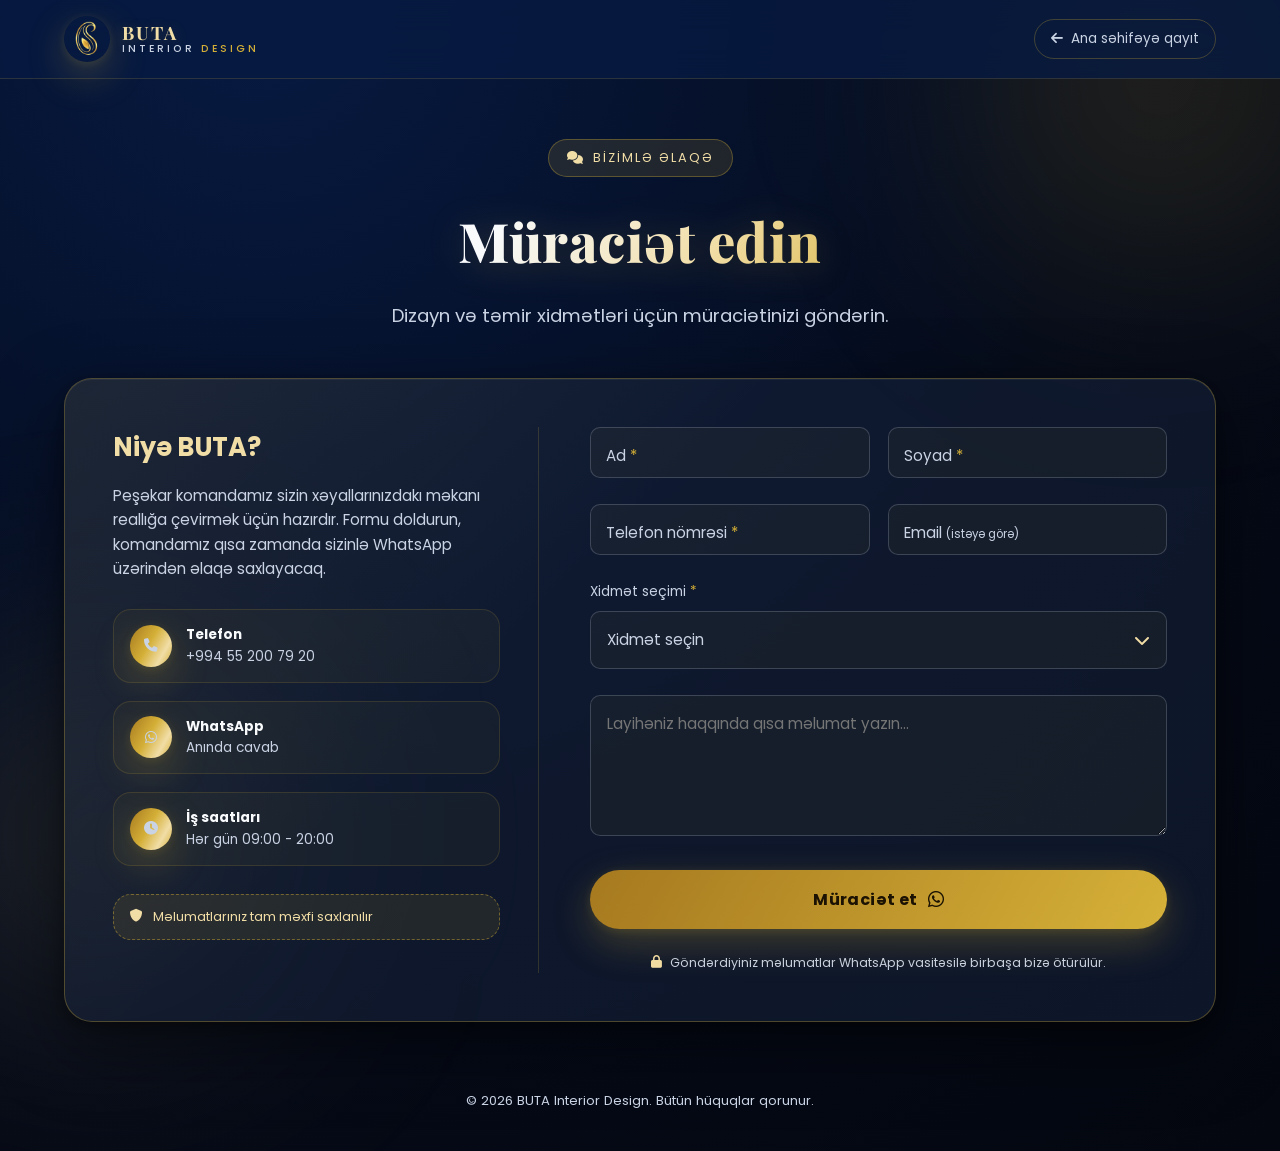
<file: elaqe-saxlayin.html>
<!DOCTYPE html>
<html lang="az">

<head>
    <meta charset="UTF-8">
    <meta name="viewport" content="width=device-width, initial-scale=1.0">
    <meta name="description" content="BUTA Interior Design - Dizayn və təmir xidmətləri üçün müraciət formu">
    <meta name="tutor" content="BUTA INTERIOR DESIGN">
    <title>Müraciət edin | BUTA Interior Design</title>

    <link rel="preconnect" href="https://fonts.googleapis.com">
    <link rel="preconnect" href="https://fonts.gstatic.com" crossorigin>
    <link href="https://fonts.googleapis.com/css2?family=Poppins:wght@300;400;500;600;700;800&display=swap"
        rel="stylesheet">


    <link rel="stylesheet" href="https://cdnjs.cloudflare.com/ajax/libs/font-awesome/6.5.1/css/all.min.css"
        integrity="sha512-DTOQO9RWCH3ppGqcWaEA1BIZOC6xxalwEsw9c2QQeAIftl+Vegovlnee1c9QX4TctnWMn13TZye+giMm8e2LwA=="
        crossorigin="anonymous" referrerpolicy="no-referrer" />

    <link rel="icon" type="image/png" href="photo/logo.png">
    <link rel="stylesheet" href="css/elaqe-saxlayin.css">
</head>

<body>


    <header class="site-header">
        <div class="header-inner">
            <a href="index.html" class="brand" aria-label="BUTA Interior Design - Ana səhifə">
                <img src="photo/logo1.png" alt="BUTA Interior Design logo" class="brand-logo">
                <span class="brand-text">
                    <strong>BUTA</strong>
                    <small>INTERIOR <em>DESIGN</em></small>
                </span>
            </a>
            <a href="index.html" class="back-link">
                <i class="fa-solid fa-arrow-left" aria-hidden="true"></i>
                <span>Ana səhifəyə qayıt</span>
            </a>
        </div>
    </header>


    <main>
        <div class="bg-glow bg-glow-1" aria-hidden="true"></div>
        <div class="bg-glow bg-glow-2" aria-hidden="true"></div>

        <section class="contact-hero">
            <span class="eyebrow"><i class="fa-solid fa-comments" aria-hidden="true"></i> Bizimlə əlaqə</span>
            <h1>Müraciət edin</h1>
            <p class="subtitle">Dizayn və təmir xidmətləri üçün müraciətinizi göndərin.</p>
        </section>

        <section class="contact-section" aria-labelledby="form-heading">
            <div class="contact-card glass">

                <div class="contact-card-grid">


                    <aside class="info-panel">
                        <h2 id="form-heading">Niyə BUTA?</h2>
                        <p>Peşəkar komandamız sizin xəyallarınızdakı məkanı reallığa çevirmək üçün hazırdır. Formu
                            doldurun, komandamız qısa zamanda sizinlə WhatsApp üzərindən əlaqə saxlayacaq.</p>

                        <ul class="info-list">
                            <li>
                                <span class="info-icon"><i class="fa-solid fa-phone" aria-hidden="true"></i></span>
                                <div>
                                    <strong>Telefon</strong>
                                    <span>+994 55 200 79 20</span>
                                </div>
                            </li>
                            <li>
                                <span class="info-icon"><i class="fa-brands fa-whatsapp" aria-hidden="true"></i></span>
                                <div>
                                    <strong>WhatsApp</strong>
                                    <span>Anında cavab</span>
                                </div>
                            </li>
                            <li>
                                <span class="info-icon"><i class="fa-solid fa-clock" aria-hidden="true"></i></span>
                                <div>
                                    <strong>İş saatları</strong>
                                    <span>Hər gün 09:00 - 20:00</span>
                                </div>
                            </li>
                        </ul>

                        <div class="info-badge">
                            <i class="fa-solid fa-shield" aria-hidden="true"></i>
                            <span>Məlumatlarınız tam məxfi saxlanılır</span>
                        </div>
                    </aside>


                    <div class="form-panel">
                        <form id="contactForm" class="contact-form" novalidate autocomplete="off">

                            <div class="form-row">
                                <div class="field floating-field">
                                    <input type="text" id="firstName" name="firstName" placeholder=" "
                                        autocomplete="given-name" aria-describedby="firstName-error" required>
                                    <label for="firstName">Ad <span class="req">*</span></label>
                                    <span class="field-line"></span>
                                    <p class="error-msg" id="firstName-error" role="alert"><i
                                            class="fa-solid fa-circle-exclamation" aria-hidden="true"></i> <span></span>
                                    </p>
                                </div>

                                <div class="field floating-field">
                                    <input type="text" id="lastName" name="lastName" placeholder=" "
                                        autocomplete="family-name" aria-describedby="lastName-error" required>
                                    <label for="lastName">Soyad <span class="req">*</span></label>
                                    <span class="field-line"></span>
                                    <p class="error-msg" id="lastName-error" role="alert"><i
                                            class="fa-solid fa-circle-exclamation" aria-hidden="true"></i> <span></span>
                                    </p>
                                </div>
                            </div>

                            <div class="form-row">
                                <div class="field floating-field">
                                    <input type="tel" id="phone" name="phone" placeholder=" " inputmode="numeric"
                                        autocomplete="tel" aria-describedby="phone-error" required>
                                    <label for="phone">Telefon nömrəsi <span class="req">*</span></label>
                                    <span class="field-line"></span>
                                    <p class="error-msg" id="phone-error" role="alert"><i
                                            class="fa-solid fa-circle-exclamation" aria-hidden="true"></i> <span></span>
                                    </p>
                                </div>

                                <div class="field floating-field">
                                    <input type="email" id="email" name="email" placeholder=" " autocomplete="email"
                                        aria-describedby="email-error">
                                    <label for="email">Email <span class="optional">(istəyə görə)</span></label>
                                    <span class="field-line"></span>
                                    <p class="error-msg" id="email-error" role="alert"><i
                                            class="fa-solid fa-circle-exclamation" aria-hidden="true"></i> <span></span>
                                    </p>
                                </div>
                            </div>


                            <div class="field">
                                <label class="static-label" id="service-label">Xidmət seçimi <span
                                        class="req">*</span></label>

                                <div class="custom-select" id="customSelect" tabindex="0" role="combobox"
                                    aria-haspopup="listbox" aria-expanded="false" aria-labelledby="service-label"
                                    aria-describedby="service-error">
                                    <input type="hidden" id="service" name="service" required>

                                    <div class="select-trigger">
                                        <span class="select-value" id="selectValue">Xidmət seçin</span>
                                        <i class="fa-solid fa-chevron-down select-arrow" aria-hidden="true"></i>
                                    </div>

                                    <ul class="select-options" role="listbox" id="selectOptions">
                                        <li role="option" data-value="Dizayn" tabindex="-1">
                                            <i class="fa-solid fa-pen-ruler" aria-hidden="true"></i> Dizayn
                                        </li>
                                        <li role="option" data-value="Təmir" tabindex="-1">
                                            <i class="fa-solid fa-trowel" aria-hidden="true"></i> Təmir
                                        </li>
                                        <li role="option" data-value="Dizayn + Təmir" tabindex="-1">
                                            <i class="fa-solid fa-house-chimney" aria-hidden="true"></i> Dizayn + Təmir
                                        </li>
                                    </ul>
                                </div>
                                <p class="error-msg" id="service-error" role="alert"><i
                                        class="fa-solid fa-circle-exclamation" aria-hidden="true"></i> <span></span></p>
                            </div>

                            <div class="field floating-field">
                                <textarea id="message" name="message"
                                    placeholder="Layihəniz haqqında qısa məlumat yazın..." rows="5"></textarea>
                                <span class="field-line"></span>
                            </div>

                            <button type="submit" class="submit-btn" id="submitBtn">
                                <span class="btn-text">Müraciət et</span>
                                <i class="fa-brands fa-whatsapp btn-icon" aria-hidden="true"></i>
                                <span class="btn-shine" aria-hidden="true"></span>
                            </button>

                            <p class="form-note"><i class="fa-solid fa-lock" aria-hidden="true"></i> Göndərdiyiniz
                                məlumatlar WhatsApp vasitəsilə birbaşa bizə ötürülür.</p>
                        </form>
                    </div>
                </div>
            </div>
        </section>
    </main>


    <div class="success-overlay" id="successOverlay" role="status" aria-live="polite">
        <div class="success-card glass">
            <div class="success-check">
                <svg viewBox="0 0 52 52" class="checkmark">
                    <circle class="checkmark-circle" cx="26" cy="26" r="24" fill="none" />
                    <path class="checkmark-check" fill="none" d="M14.1 27.2l7.1 7.2 16.7-16.8" />
                </svg>
            </div>
            <h3>Müraciətiniz hazırlanır!</h3>
            <p>Bir anlıq gözləyin, WhatsApp-a yönləndirilirsiniz...</p>
        </div>
    </div>

    <footer class="site-footer">
        <p>&copy; <span id="year"></span> BUTA Interior Design. Bütün hüquqlar qorunur.</p>
    </footer>

    <script src="js/elaqe-saxlayin.js"></script>
</body>

</html>
</file>
<file: css/elaqe-saxlayin.css>
@import url('https://fonts.googleapis.com/css2?family=Playfair+Display:wght@600;700;800&family=Poppins:wght@300;400;500;600;700;800&display=swap');

:root {
    --bg: #050B1A;
    --bg-secondary: #071A42;
    --card: #17233D;
    --gold: #D4AF37;
    --gold-light: #F1DDA6;
    --gold-deep: #A6791F;
    --text: #F8FAFC;
    --text-secondary: #C9D3E4;
    --glass-bg: rgba(23, 35, 61, 0.55);
    --glass-border: rgba(212, 175, 55, 0.32);
    --glass-blur: 24px;
    --radius-sm: 10px;
    --radius-md: 18px;
    --radius-lg: 28px;
    --shadow-soft: 0 24px 70px rgba(0, 0, 0, 0.5), 0 4px 16px rgba(0, 0, 0, 0.32), inset 0 1px 0 rgba(255, 255, 255, 0.06);
    --shadow-gold: 0 14px 38px rgba(212, 175, 55, 0.26), 0 2px 10px rgba(212, 175, 55, 0.14);
    --shadow-gold-strong: 0 20px 54px rgba(212, 175, 55, 0.38), 0 4px 18px rgba(212, 175, 55, 0.26);
    --transition-fast: 0.28s cubic-bezier(0.4, 0, 0.2, 1);
    --transition-med: 0.5s cubic-bezier(0.16, 1, 0.3, 1);
    --gradient-gold: linear-gradient(120deg, var(--gold-deep) 0%, var(--gold) 45%, var(--gold-light) 75%, var(--gold) 100%);
    --font-main: 'Poppins', 'Segoe UI', sans-serif;
    --font-display: 'Playfair Display', 'Poppins', serif;
}

* {
    margin: 0;
    padding: 0;
    box-sizing: border-box;
}

html {
    scroll-behavior: smooth;
}

body {
    font-family: var(--font-main);
    background: radial-gradient(circle at 20% 0%, var(--bg-secondary) 0%, var(--bg) 55%, #04070F 100%);
    color: var(--text);
    min-height: 100vh;
    overflow-x: hidden;
    line-height: 1.6;
    position: relative;
}

img {
    max-width: 100%;
    display: block;
}

a {
    text-decoration: none;
    color: inherit;
}

ul {
    list-style: none;
}

button {
    font-family: inherit;
}

::selection {
    background: var(--gold);
    color: var(--bg);
}

::-webkit-scrollbar {
    width: 10px;
}

::-webkit-scrollbar-track {
    background: var(--bg-secondary);
}

::-webkit-scrollbar-thumb {
    background: linear-gradient(var(--gold), var(--gold-light));
    border-radius: 10px;
}

.glass {
    background: var(--glass-bg);
    backdrop-filter: blur(var(--glass-blur));
    -webkit-backdrop-filter: blur(var(--glass-blur));
    border: 1px solid var(--glass-border);
    box-shadow: var(--shadow-soft);
}

.bg-glow {
    position: fixed;
    border-radius: 50%;
    filter: blur(120px);
    z-index: 0;
    pointer-events: none;
}

.bg-glow-1 {
    width: 480px;
    height: 480px;
    top: -160px;
    right: -120px;
    background: radial-gradient(circle, rgba(212, 175, 55, 0.28), transparent 70%);
}

.bg-glow-2 {
    width: 520px;
    height: 520px;
    bottom: -200px;
    left: -160px;
    background: radial-gradient(circle, rgba(241, 221, 166, 0.2), transparent 70%);
}

.site-header {
    position: sticky;
    top: 0;
    z-index: 50;
    background: rgba(7, 26, 66, 0.78);
    backdrop-filter: blur(16px);
    -webkit-backdrop-filter: blur(16px);
    border-bottom: 1px solid rgba(212, 175, 55, 0.18);
}

.header-inner {
    max-width: 1200px;
    margin: 0 auto;
    padding: 16px 24px;
    display: flex;
    align-items: center;
    justify-content: space-between;
    gap: 16px;
}

.brand {
    display: flex;
    align-items: center;
    gap: 12px;
    transition: transform var(--transition-fast);
}

.brand:hover {
    transform: translateY(-1px);
}

.brand-logo {
    width: 46px;
    height: 46px;
    object-fit: contain;
    border-radius: 50%;
    box-shadow: var(--shadow-gold);
}

.brand-text {
    display: flex;
    flex-direction: column;
    line-height: 1.1;
}

.brand-text strong {
    font-family: var(--font-display);
    font-size: 1.15rem;
    letter-spacing: 2px;
    color: var(--gold-light);
    font-weight: 700;
    text-shadow: 0 2px 14px rgba(212, 175, 55, 0.25);
}

.brand-text small {
    font-size: 0.65rem;
    letter-spacing: 3px;
    color: var(--text-secondary);
    font-weight: 500;
}

.brand-text small em {
    color: var(--gold);
    font-style: normal;
}

.back-link {
    display: flex;
    align-items: center;
    gap: 8px;
    font-size: 0.85rem;
    color: var(--text-secondary);
    padding: 8px 16px;
    border: 1px solid rgba(212, 175, 55, 0.28);
    border-radius: 999px;
    transition: all var(--transition-fast);
    white-space: nowrap;
}

.back-link:hover {
    color: var(--bg);
    background: var(--gradient-gold);
    border-color: var(--gold);
    box-shadow: var(--shadow-gold);
    transform: translateY(-2px);
}

main {
    position: relative;
    z-index: 1;
    max-width: 1200px;
    margin: 0 auto;
    padding: 60px 24px 40px;
}

.contact-hero {
    text-align: center;
    max-width: 720px;
    margin: 0 auto 48px;
    animation: fadeSlideUp 0.8s ease both;
}

.eyebrow {
    display: inline-flex;
    align-items: center;
    gap: 8px;
    font-size: 0.8rem;
    letter-spacing: 2px;
    text-transform: uppercase;
    color: var(--gold-light);
    background: rgba(212, 175, 55, 0.13);
    border: 1px solid rgba(212, 175, 55, 0.34);
    padding: 8px 18px;
    border-radius: 999px;
    margin-bottom: 20px;
}

.contact-hero h1 {
    font-family: var(--font-display);
    font-size: clamp(2.2rem, 5vw, 3.4rem);
    font-weight: 800;
    background: linear-gradient(120deg, var(--text) 30%, var(--gold-light) 60%, var(--gold) 90%);
    -webkit-background-clip: text;
    background-clip: text;
    color: transparent;
    margin-bottom: 16px;
    letter-spacing: 0.5px;
    filter: drop-shadow(0 4px 18px rgba(212, 175, 55, 0.22));
}

.contact-hero .subtitle {
    font-size: clamp(1rem, 2vw, 1.15rem);
    color: var(--text-secondary);
    max-width: 560px;
    margin: 0 auto;
}

.contact-section {
    animation: fadeSlideUp 0.9s ease 0.1s both;
}

.contact-card {
    border-radius: var(--radius-lg);
    padding: clamp(24px, 4vw, 48px);
    position: relative;
    overflow: hidden;
}

.contact-card::before {
    content: '';
    position: absolute;
    inset: 0;
    background: linear-gradient(135deg, rgba(212, 175, 55, 0.08), transparent 40%);
    pointer-events: none;
}

.contact-card-grid {
    display: grid;
    grid-template-columns: 0.85fr 1.15fr;
    gap: clamp(24px, 4vw, 56px);
    position: relative;
    z-index: 1;
}

.info-panel {
    border-right: 1px solid rgba(212, 175, 55, 0.18);
    padding-right: clamp(16px, 3vw, 40px);
}

.info-panel h2 {
    font-size: 1.6rem;
    font-weight: 700;
    color: var(--gold-light);
    margin-bottom: 16px;
}

.info-panel>p {
    color: var(--text-secondary);
    font-size: 0.95rem;
    margin-bottom: 28px;
}

.info-list {
    display: flex;
    flex-direction: column;
    gap: 18px;
    margin-bottom: 28px;
}

.info-list li {
    display: flex;
    align-items: center;
    gap: 14px;
    padding: 14px 16px;
    border-radius: var(--radius-md);
    background: rgba(212, 175, 55, 0.045);
    border: 1px solid rgba(212, 175, 55, 0.15);
    transition: all var(--transition-fast);
}

.info-list li:hover {
    transform: translateX(6px);
    border-color: rgba(212, 175, 55, 0.45);
    background: rgba(212, 175, 55, 0.08);
}

.info-icon {
    width: 42px;
    height: 42px;
    flex-shrink: 0;
    display: flex;
    align-items: center;
    justify-content: center;
    border-radius: 50%;
    background: var(--gradient-gold);
    color: var(--bg);
    font-size: 1.05rem;
    box-shadow: var(--shadow-gold);
    transition: transform var(--transition-fast), box-shadow var(--transition-fast);
}

.info-list li:hover .info-icon {
    transform: scale(1.08) rotate(-6deg);
    box-shadow: var(--shadow-gold-strong);
}

.info-list div {
    display: flex;
    flex-direction: column;
}

.info-list strong {
    font-size: 0.85rem;
    color: var(--text);
}

.info-list span {
    font-size: 0.85rem;
    color: var(--text-secondary);
}

.info-badge {
    display: flex;
    align-items: center;
    gap: 10px;
    font-size: 0.8rem;
    color: var(--gold-light);
    background: rgba(212, 175, 55, 0.10);
    border: 1px dashed rgba(212, 175, 55, 0.45);
    padding: 12px 16px;
    border-radius: var(--radius-md);
}

.form-panel {
    min-width: 0;
}

.contact-form {
    display: flex;
    flex-direction: column;
    gap: 20px;
}

.form-row {
    display: grid;
    grid-template-columns: 1fr 1fr;
    gap: 18px;
}

.field {
    position: relative;
}

.floating-field input,
.floating-field textarea {
    width: 100%;
    background: rgba(212, 175, 55, 0.045);
    border: 1.5px solid rgba(201, 211, 228, 0.22);
    border-radius: var(--radius-sm);
    padding: 18px 16px 8px;
    color: var(--text);
    font-size: 0.95rem;
    font-family: inherit;
    outline: none;
    transition: border-color var(--transition-fast), box-shadow var(--transition-fast), background var(--transition-fast);
}

.floating-field textarea {
    padding-top: 16px;
    resize: vertical;
    min-height: 130px;
}

.floating-field label {
    position: absolute;
    left: 16px;
    top: 17px;
    font-size: 0.95rem;
    color: var(--text-secondary);
    pointer-events: none;
    transform-origin: left top;
    transition: transform var(--transition-fast), color var(--transition-fast), top var(--transition-fast);
}

.floating-field textarea+.field-line+label,
.floating-field textarea~label {
    display: none;
}

.floating-field input:focus,
.floating-field textarea:focus {
    border-color: var(--gold);
    background: rgba(212, 175, 55, 0.07);
    box-shadow: 0 0 0 4px rgba(212, 175, 55, 0.15);
}

.floating-field input:focus+label,
.floating-field input:not(:placeholder-shown)+label {
    top: -10px;
    left: 12px;
    font-size: 0.72rem;
    padding: 0 6px;
    color: var(--gold-light);
    background: var(--card);
    border-radius: 6px;
}

.field-line {
    display: none;
}

.req {
    color: var(--gold);
}

.optional {
    font-size: 0.72rem;
    color: var(--text-secondary);
    font-weight: 400;
}

.field.invalid input,
.field.invalid textarea,
.custom-select.invalid .select-trigger {
    border-color: #FB7185 !important;
    box-shadow: 0 0 0 4px rgba(251, 113, 133, 0.14) !important;
    animation: shake 0.4s ease;
}

.error-msg {
    display: flex;
    align-items: center;
    gap: 6px;
    font-size: 0.78rem;
    color: #FB7185;
    margin-top: 6px;
    max-height: 0;
    overflow: hidden;
    opacity: 0;
    transition: all var(--transition-fast);
}

.field.invalid .error-msg,
.custom-select.invalid+.error-msg {
    max-height: 40px;
    opacity: 1;
    margin-top: 8px;
}

.static-label {
    display: block;
    font-size: 0.85rem;
    color: var(--text-secondary);
    margin-bottom: 8px;
}

.custom-select {
    position: relative;
    user-select: none;
    cursor: pointer;
    outline: none;
}

.select-trigger {
    display: flex;
    align-items: center;
    justify-content: space-between;
    background: rgba(212, 175, 55, 0.045);
    border: 1.5px solid rgba(201, 211, 228, 0.22);
    border-radius: var(--radius-sm);
    padding: 16px;
    transition: all var(--transition-fast);
}

.custom-select:focus .select-trigger,
.custom-select.open .select-trigger {
    border-color: var(--gold);
    box-shadow: 0 0 0 4px rgba(212, 175, 55, 0.15);
    background: rgba(212, 175, 55, 0.07);
}

.select-value {
    font-size: 0.95rem;
    color: var(--text-secondary);
}

.custom-select.has-value .select-value {
    color: var(--text);
}

.select-arrow {
    color: var(--gold-light);
    transition: transform var(--transition-fast);
}

.custom-select.open .select-arrow {
    transform: rotate(180deg);
}

.select-options {
    position: absolute;
    top: calc(100% + 10px);
    left: 0;
    right: 0;
    background: #131F3E;
    border: 1px solid rgba(212, 175, 55, 0.34);
    border-radius: var(--radius-sm);
    box-shadow: var(--shadow-soft);
    overflow: hidden;
    opacity: 0;
    visibility: hidden;
    transform: translateY(-8px);
    transition: all var(--transition-fast);
    z-index: 20;
}

.custom-select.open .select-options {
    opacity: 1;
    visibility: visible;
    transform: translateY(0);
}

.select-options li {
    display: flex;
    align-items: center;
    gap: 10px;
    padding: 13px 16px;
    font-size: 0.9rem;
    color: var(--text-secondary);
    transition: all var(--transition-fast);
    cursor: pointer;
}

.select-options li i {
    color: var(--gold-light);
    width: 16px;
    text-align: center;
}

.select-options li:hover,
.select-options li.active {
    background: rgba(212, 175, 55, 0.15);
    color: var(--text);
    padding-left: 22px;
}

.submit-btn {
    position: relative;
    overflow: hidden;
    display: flex;
    align-items: center;
    justify-content: center;
    gap: 10px;
    padding: 17px 28px;
    border: none;
    border-radius: 999px;
    background: var(--gradient-gold);
    background-size: 220% auto;
    background-position: left center;
    color: #1B1203;
    font-weight: 700;
    font-size: 1rem;
    letter-spacing: 0.4px;
    cursor: pointer;
    box-shadow: var(--shadow-gold);
    transition: transform var(--transition-fast), box-shadow var(--transition-fast), background-position var(--transition-med);
    margin-top: 6px;
}

.submit-btn .btn-icon {
    font-size: 1.15rem;
    transition: transform var(--transition-fast);
}

.submit-btn:hover {
    transform: translateY(-3px) scale(1.015);
    background-position: right center;
    box-shadow: var(--shadow-gold-strong);
}

.submit-btn:hover .btn-icon {
    transform: scale(1.15) rotate(8deg);
}

.submit-btn:active {
    transform: translateY(0) scale(0.98);
}

.btn-shine {
    position: absolute;
    top: 0;
    left: -60%;
    width: 40%;
    height: 100%;
    background: linear-gradient(120deg, transparent, rgba(248, 250, 252, 0.65), transparent);
    transform: skewX(-20deg);
    transition: left 0.6s ease;
}

.submit-btn:hover .btn-shine {
    left: 130%;
}

.submit-btn.loading {
    pointer-events: none;
    opacity: 0.85;
}

.form-note {
    display: flex;
    align-items: center;
    gap: 8px;
    font-size: 0.78rem;
    color: var(--text-secondary);
    justify-content: center;
    margin-top: 4px;
}

.form-note i {
    color: var(--gold-light);
}

.success-overlay {
    position: fixed;
    inset: 0;
    background: rgba(2, 6, 18, 0.8);
    backdrop-filter: blur(6px);
    -webkit-backdrop-filter: blur(6px);
    display: flex;
    align-items: center;
    justify-content: center;
    z-index: 200;
    opacity: 0;
    visibility: hidden;
    transition: all 0.35s ease;
}

.success-overlay.active {
    opacity: 1;
    visibility: visible;
}

.success-card {
    text-align: center;
    padding: 44px 40px;
    border-radius: var(--radius-lg);
    max-width: 360px;
    width: 90%;
    transform: scale(0.85);
    transition: transform 0.4s cubic-bezier(0.34, 1.56, 0.64, 1);
}

.success-overlay.active .success-card {
    transform: scale(1);
}

.success-check {
    width: 84px;
    height: 84px;
    margin: 0 auto 20px;
}

.checkmark {
    width: 100%;
    height: 100%;
}

.checkmark-circle {
    stroke: var(--gold);
    stroke-width: 3;
    stroke-dasharray: 166;
    stroke-dashoffset: 166;
    animation: circleDraw 0.6s ease forwards;
}

.checkmark-check {
    stroke: var(--gold-light);
    stroke-width: 4;
    stroke-linecap: round;
    stroke-linejoin: round;
    stroke-dasharray: 48;
    stroke-dashoffset: 48;
    animation: checkDraw 0.4s 0.5s ease forwards;
}

.success-card h3 {
    font-size: 1.25rem;
    margin-bottom: 8px;
    color: var(--text);
}

.success-card p {
    font-size: 0.9rem;
    color: var(--text-secondary);
}

.site-footer {
    text-align: center;
    padding: 28px 16px 40px;
    color: var(--text-secondary);
    font-size: 0.82rem;
    position: relative;
    z-index: 1;
}

@keyframes fadeSlideUp {
    from {
        opacity: 0;
        transform: translateY(24px);
    }

    to {
        opacity: 1;
        transform: translateY(0);
    }
}

@keyframes shake {

    0%,
    100% {
        transform: translateX(0);
    }

    20% {
        transform: translateX(-6px);
    }

    40% {
        transform: translateX(6px);
    }

    60% {
        transform: translateX(-4px);
    }

    80% {
        transform: translateX(4px);
    }
}

@keyframes circleDraw {
    to {
        stroke-dashoffset: 0;
    }
}

@keyframes checkDraw {
    to {
        stroke-dashoffset: 0;
    }
}

@media (max-width: 960px) {
    .contact-card-grid {
        grid-template-columns: 1fr;
    }

    .info-panel {
        border-right: none;
        border-bottom: 1px solid rgba(212, 175, 55, 0.18);
        padding-right: 0;
        padding-bottom: 28px;
    }
}

@media (max-width: 640px) {
    .header-inner {
        padding: 12px 16px;
    }

    .back-link span {
        display: none;
    }

    .brand-logo {
        width: 38px;
        height: 38px;
    }

    .brand-text strong {
        font-size: 1rem;
    }

    main {
        padding: 36px 16px 24px;
    }

    .form-row {
        grid-template-columns: 1fr;
        gap: 18px;
    }

    .contact-card {
        border-radius: var(--radius-md);
        padding: 22px 18px;
    }

    .contact-hero h1 {
        font-size: 2rem;
    }
}

@media (max-width: 400px) {
    .success-card {
        padding: 32px 22px;
    }
}
</file>
<file: css/Əlaqə-saxlayın.css>
@import url('https://fonts.googleapis.com/css2?family=Playfair+Display:wght@600;700;800&family=Poppins:wght@300;400;500;600;700;800&display=swap');

:root {
    --bg: #050B1A;
    --bg-secondary: #071A42;
    --card: #17233D;
    --gold: #D4AF37;
    --gold-light: #F1DDA6;
    --gold-deep: #A6791F;
    --text: #F8FAFC;
    --text-secondary: #C9D3E4;
    --glass-bg: rgba(23, 35, 61, 0.55);
    --glass-border: rgba(212, 175, 55, 0.32);
    --glass-blur: 24px;
    --radius-sm: 10px;
    --radius-md: 18px;
    --radius-lg: 28px;
    --shadow-soft: 0 24px 70px rgba(0, 0, 0, 0.5), 0 4px 16px rgba(0, 0, 0, 0.32), inset 0 1px 0 rgba(255, 255, 255, 0.06);
    --shadow-gold: 0 14px 38px rgba(212, 175, 55, 0.26), 0 2px 10px rgba(212, 175, 55, 0.14);
    --shadow-gold-strong: 0 20px 54px rgba(212, 175, 55, 0.38), 0 4px 18px rgba(212, 175, 55, 0.26);
    --transition-fast: 0.28s cubic-bezier(0.4, 0, 0.2, 1);
    --transition-med: 0.5s cubic-bezier(0.16, 1, 0.3, 1);
    --gradient-gold: linear-gradient(120deg, var(--gold-deep) 0%, var(--gold) 45%, var(--gold-light) 75%, var(--gold) 100%);
    --font-main: 'Poppins', 'Segoe UI', sans-serif;
    --font-display: 'Playfair Display', 'Poppins', serif;
}

* {
    margin: 0;
    padding: 0;
    box-sizing: border-box;
}

html {
    scroll-behavior: smooth;
}

body {
    font-family: var(--font-main);
    background: radial-gradient(circle at 20% 0%, var(--bg-secondary) 0%, var(--bg) 55%, #04070F 100%);
    color: var(--text);
    min-height: 100vh;
    overflow-x: hidden;
    line-height: 1.6;
    position: relative;
}

img {
    max-width: 100%;
    display: block;
}

a {
    text-decoration: none;
    color: inherit;
}

ul {
    list-style: none;
}

button {
    font-family: inherit;
}

::selection {
    background: var(--gold);
    color: var(--bg);
}

::-webkit-scrollbar {
    width: 10px;
}

::-webkit-scrollbar-track {
    background: var(--bg-secondary);
}

::-webkit-scrollbar-thumb {
    background: linear-gradient(var(--gold), var(--gold-light));
    border-radius: 10px;
}

.glass {
    background: var(--glass-bg);
    backdrop-filter: blur(var(--glass-blur));
    -webkit-backdrop-filter: blur(var(--glass-blur));
    border: 1px solid var(--glass-border);
    box-shadow: var(--shadow-soft);
}

.bg-glow {
    position: fixed;
    border-radius: 50%;
    filter: blur(120px);
    z-index: 0;
    pointer-events: none;
}

.bg-glow-1 {
    width: 480px;
    height: 480px;
    top: -160px;
    right: -120px;
    background: radial-gradient(circle, rgba(212, 175, 55, 0.28), transparent 70%);
}

.bg-glow-2 {
    width: 520px;
    height: 520px;
    bottom: -200px;
    left: -160px;
    background: radial-gradient(circle, rgba(241, 221, 166, 0.2), transparent 70%);
}

.site-header {
    position: sticky;
    top: 0;
    z-index: 50;
    background: rgba(7, 26, 66, 0.78);
    backdrop-filter: blur(16px);
    -webkit-backdrop-filter: blur(16px);
    border-bottom: 1px solid rgba(212, 175, 55, 0.18);
}

.header-inner {
    max-width: 1200px;
    margin: 0 auto;
    padding: 16px 24px;
    display: flex;
    align-items: center;
    justify-content: space-between;
    gap: 16px;
}

.brand {
    display: flex;
    align-items: center;
    gap: 12px;
    transition: transform var(--transition-fast);
}

.brand:hover {
    transform: translateY(-1px);
}

.brand-logo {
    width: 46px;
    height: 46px;
    object-fit: contain;
    border-radius: 50%;
    box-shadow: var(--shadow-gold);
}

.brand-text {
    display: flex;
    flex-direction: column;
    line-height: 1.1;
}

.brand-text strong {
    font-family: var(--font-display);
    font-size: 1.15rem;
    letter-spacing: 2px;
    color: var(--gold-light);
    font-weight: 700;
    text-shadow: 0 2px 14px rgba(212, 175, 55, 0.25);
}

.brand-text small {
    font-size: 0.65rem;
    letter-spacing: 3px;
    color: var(--text-secondary);
    font-weight: 500;
}

.brand-text small em {
    color: var(--gold);
    font-style: normal;
}

.back-link {
    display: flex;
    align-items: center;
    gap: 8px;
    font-size: 0.85rem;
    color: var(--text-secondary);
    padding: 8px 16px;
    border: 1px solid rgba(212, 175, 55, 0.28);
    border-radius: 999px;
    transition: all var(--transition-fast);
    white-space: nowrap;
}

.back-link:hover {
    color: var(--bg);
    background: var(--gradient-gold);
    border-color: var(--gold);
    box-shadow: var(--shadow-gold);
    transform: translateY(-2px);
}

main {
    position: relative;
    z-index: 1;
    max-width: 1200px;
    margin: 0 auto;
    padding: 60px 24px 40px;
}

.contact-hero {
    text-align: center;
    max-width: 720px;
    margin: 0 auto 48px;
    animation: fadeSlideUp 0.8s ease both;
}

.eyebrow {
    display: inline-flex;
    align-items: center;
    gap: 8px;
    font-size: 0.8rem;
    letter-spacing: 2px;
    text-transform: uppercase;
    color: var(--gold-light);
    background: rgba(212, 175, 55, 0.13);
    border: 1px solid rgba(212, 175, 55, 0.34);
    padding: 8px 18px;
    border-radius: 999px;
    margin-bottom: 20px;
}

.contact-hero h1 {
    font-family: var(--font-display);
    font-size: clamp(2.2rem, 5vw, 3.4rem);
    font-weight: 800;
    background: linear-gradient(120deg, var(--text) 30%, var(--gold-light) 60%, var(--gold) 90%);
    -webkit-background-clip: text;
    background-clip: text;
    color: transparent;
    margin-bottom: 16px;
    letter-spacing: 0.5px;
    filter: drop-shadow(0 4px 18px rgba(212, 175, 55, 0.22));
}

.contact-hero .subtitle {
    font-size: clamp(1rem, 2vw, 1.15rem);
    color: var(--text-secondary);
    max-width: 560px;
    margin: 0 auto;
}

.contact-section {
    animation: fadeSlideUp 0.9s ease 0.1s both;
}

.contact-card {
    border-radius: var(--radius-lg);
    padding: clamp(24px, 4vw, 48px);
    position: relative;
    overflow: hidden;
}

.contact-card::before {
    content: '';
    position: absolute;
    inset: 0;
    background: linear-gradient(135deg, rgba(212, 175, 55, 0.08), transparent 40%);
    pointer-events: none;
}

.contact-card-grid {
    display: grid;
    grid-template-columns: 0.85fr 1.15fr;
    gap: clamp(24px, 4vw, 56px);
    position: relative;
    z-index: 1;
}

.info-panel {
    border-right: 1px solid rgba(212, 175, 55, 0.18);
    padding-right: clamp(16px, 3vw, 40px);
}

.info-panel h2 {
    font-size: 1.6rem;
    font-weight: 700;
    color: var(--gold-light);
    margin-bottom: 16px;
}

.info-panel>p {
    color: var(--text-secondary);
    font-size: 0.95rem;
    margin-bottom: 28px;
}

.info-list {
    display: flex;
    flex-direction: column;
    gap: 18px;
    margin-bottom: 28px;
}

.info-list li {
    display: flex;
    align-items: center;
    gap: 14px;
    padding: 14px 16px;
    border-radius: var(--radius-md);
    background: rgba(212, 175, 55, 0.045);
    border: 1px solid rgba(212, 175, 55, 0.15);
    transition: all var(--transition-fast);
}

.info-list li:hover {
    transform: translateX(6px);
    border-color: rgba(212, 175, 55, 0.45);
    background: rgba(212, 175, 55, 0.08);
}

.info-icon {
    width: 42px;
    height: 42px;
    flex-shrink: 0;
    display: flex;
    align-items: center;
    justify-content: center;
    border-radius: 50%;
    background: var(--gradient-gold);
    color: var(--bg);
    font-size: 1.05rem;
    box-shadow: var(--shadow-gold);
    transition: transform var(--transition-fast), box-shadow var(--transition-fast);
}

.info-list li:hover .info-icon {
    transform: scale(1.08) rotate(-6deg);
    box-shadow: var(--shadow-gold-strong);
}

.info-list div {
    display: flex;
    flex-direction: column;
}

.info-list strong {
    font-size: 0.85rem;
    color: var(--text);
}

.info-list span {
    font-size: 0.85rem;
    color: var(--text-secondary);
}

.info-badge {
    display: flex;
    align-items: center;
    gap: 10px;
    font-size: 0.8rem;
    color: var(--gold-light);
    background: rgba(212, 175, 55, 0.10);
    border: 1px dashed rgba(212, 175, 55, 0.45);
    padding: 12px 16px;
    border-radius: var(--radius-md);
}

.form-panel {
    min-width: 0;
}

.contact-form {
    display: flex;
    flex-direction: column;
    gap: 20px;
}

.form-row {
    display: grid;
    grid-template-columns: 1fr 1fr;
    gap: 18px;
}

.field {
    position: relative;
}

.floating-field input,
.floating-field textarea {
    width: 100%;
    background: rgba(212, 175, 55, 0.045);
    border: 1.5px solid rgba(201, 211, 228, 0.22);
    border-radius: var(--radius-sm);
    padding: 18px 16px 8px;
    color: var(--text);
    font-size: 0.95rem;
    font-family: inherit;
    outline: none;
    transition: border-color var(--transition-fast), box-shadow var(--transition-fast), background var(--transition-fast);
}

.floating-field textarea {
    padding-top: 16px;
    resize: vertical;
    min-height: 130px;
}

.floating-field label {
    position: absolute;
    left: 16px;
    top: 17px;
    font-size: 0.95rem;
    color: var(--text-secondary);
    pointer-events: none;
    transform-origin: left top;
    transition: transform var(--transition-fast), color var(--transition-fast), top var(--transition-fast);
}

.floating-field textarea+.field-line+label,
.floating-field textarea~label {
    display: none;
}

.floating-field input:focus,
.floating-field textarea:focus {
    border-color: var(--gold);
    background: rgba(212, 175, 55, 0.07);
    box-shadow: 0 0 0 4px rgba(212, 175, 55, 0.15);
}

.floating-field input:focus+label,
.floating-field input:not(:placeholder-shown)+label {
    top: -10px;
    left: 12px;
    font-size: 0.72rem;
    padding: 0 6px;
    color: var(--gold-light);
    background: var(--card);
    border-radius: 6px;
}

.field-line {
    display: none;
}

.req {
    color: var(--gold);
}

.optional {
    font-size: 0.72rem;
    color: var(--text-secondary);
    font-weight: 400;
}

.field.invalid input,
.field.invalid textarea,
.custom-select.invalid .select-trigger {
    border-color: #FB7185 !important;
    box-shadow: 0 0 0 4px rgba(251, 113, 133, 0.14) !important;
    animation: shake 0.4s ease;
}

.error-msg {
    display: flex;
    align-items: center;
    gap: 6px;
    font-size: 0.78rem;
    color: #FB7185;
    margin-top: 6px;
    max-height: 0;
    overflow: hidden;
    opacity: 0;
    transition: all var(--transition-fast);
}

.field.invalid .error-msg,
.custom-select.invalid+.error-msg {
    max-height: 40px;
    opacity: 1;
    margin-top: 8px;
}

.static-label {
    display: block;
    font-size: 0.85rem;
    color: var(--text-secondary);
    margin-bottom: 8px;
}

.custom-select {
    position: relative;
    user-select: none;
    cursor: pointer;
    outline: none;
}

.select-trigger {
    display: flex;
    align-items: center;
    justify-content: space-between;
    background: rgba(212, 175, 55, 0.045);
    border: 1.5px solid rgba(201, 211, 228, 0.22);
    border-radius: var(--radius-sm);
    padding: 16px;
    transition: all var(--transition-fast);
}

.custom-select:focus .select-trigger,
.custom-select.open .select-trigger {
    border-color: var(--gold);
    box-shadow: 0 0 0 4px rgba(212, 175, 55, 0.15);
    background: rgba(212, 175, 55, 0.07);
}

.select-value {
    font-size: 0.95rem;
    color: var(--text-secondary);
}

.custom-select.has-value .select-value {
    color: var(--text);
}

.select-arrow {
    color: var(--gold-light);
    transition: transform var(--transition-fast);
}

.custom-select.open .select-arrow {
    transform: rotate(180deg);
}

.select-options {
    position: absolute;
    top: calc(100% + 10px);
    left: 0;
    right: 0;
    background: #131F3E;
    border: 1px solid rgba(212, 175, 55, 0.34);
    border-radius: var(--radius-sm);
    box-shadow: var(--shadow-soft);
    overflow: hidden;
    opacity: 0;
    visibility: hidden;
    transform: translateY(-8px);
    transition: all var(--transition-fast);
    z-index: 20;
}

.custom-select.open .select-options {
    opacity: 1;
    visibility: visible;
    transform: translateY(0);
}

.select-options li {
    display: flex;
    align-items: center;
    gap: 10px;
    padding: 13px 16px;
    font-size: 0.9rem;
    color: var(--text-secondary);
    transition: all var(--transition-fast);
    cursor: pointer;
}

.select-options li i {
    color: var(--gold-light);
    width: 16px;
    text-align: center;
}

.select-options li:hover,
.select-options li.active {
    background: rgba(212, 175, 55, 0.15);
    color: var(--text);
    padding-left: 22px;
}

.submit-btn {
    position: relative;
    overflow: hidden;
    display: flex;
    align-items: center;
    justify-content: center;
    gap: 10px;
    padding: 17px 28px;
    border: none;
    border-radius: 999px;
    background: var(--gradient-gold);
    background-size: 220% auto;
    background-position: left center;
    color: #1B1203;
    font-weight: 700;
    font-size: 1rem;
    letter-spacing: 0.4px;
    cursor: pointer;
    box-shadow: var(--shadow-gold);
    transition: transform var(--transition-fast), box-shadow var(--transition-fast), background-position var(--transition-med);
    margin-top: 6px;
}

.submit-btn .btn-icon {
    font-size: 1.15rem;
    transition: transform var(--transition-fast);
}

.submit-btn:hover {
    transform: translateY(-3px) scale(1.015);
    background-position: right center;
    box-shadow: var(--shadow-gold-strong);
}

.submit-btn:hover .btn-icon {
    transform: scale(1.15) rotate(8deg);
}

.submit-btn:active {
    transform: translateY(0) scale(0.98);
}

.btn-shine {
    position: absolute;
    top: 0;
    left: -60%;
    width: 40%;
    height: 100%;
    background: linear-gradient(120deg, transparent, rgba(248, 250, 252, 0.65), transparent);
    transform: skewX(-20deg);
    transition: left 0.6s ease;
}

.submit-btn:hover .btn-shine {
    left: 130%;
}

.submit-btn.loading {
    pointer-events: none;
    opacity: 0.85;
}

.form-note {
    display: flex;
    align-items: center;
    gap: 8px;
    font-size: 0.78rem;
    color: var(--text-secondary);
    justify-content: center;
    margin-top: 4px;
}

.form-note i {
    color: var(--gold-light);
}

.success-overlay {
    position: fixed;
    inset: 0;
    background: rgba(2, 6, 18, 0.8);
    backdrop-filter: blur(6px);
    -webkit-backdrop-filter: blur(6px);
    display: flex;
    align-items: center;
    justify-content: center;
    z-index: 200;
    opacity: 0;
    visibility: hidden;
    transition: all 0.35s ease;
}

.success-overlay.active {
    opacity: 1;
    visibility: visible;
}

.success-card {
    text-align: center;
    padding: 44px 40px;
    border-radius: var(--radius-lg);
    max-width: 360px;
    width: 90%;
    transform: scale(0.85);
    transition: transform 0.4s cubic-bezier(0.34, 1.56, 0.64, 1);
}

.success-overlay.active .success-card {
    transform: scale(1);
}

.success-check {
    width: 84px;
    height: 84px;
    margin: 0 auto 20px;
}

.checkmark {
    width: 100%;
    height: 100%;
}

.checkmark-circle {
    stroke: var(--gold);
    stroke-width: 3;
    stroke-dasharray: 166;
    stroke-dashoffset: 166;
    animation: circleDraw 0.6s ease forwards;
}

.checkmark-check {
    stroke: var(--gold-light);
    stroke-width: 4;
    stroke-linecap: round;
    stroke-linejoin: round;
    stroke-dasharray: 48;
    stroke-dashoffset: 48;
    animation: checkDraw 0.4s 0.5s ease forwards;
}

.success-card h3 {
    font-size: 1.25rem;
    margin-bottom: 8px;
    color: var(--text);
}

.success-card p {
    font-size: 0.9rem;
    color: var(--text-secondary);
}

.site-footer {
    text-align: center;
    padding: 28px 16px 40px;
    color: var(--text-secondary);
    font-size: 0.82rem;
    position: relative;
    z-index: 1;
}

@keyframes fadeSlideUp {
    from {
        opacity: 0;
        transform: translateY(24px);
    }

    to {
        opacity: 1;
        transform: translateY(0);
    }
}

@keyframes shake {

    0%,
    100% {
        transform: translateX(0);
    }

    20% {
        transform: translateX(-6px);
    }

    40% {
        transform: translateX(6px);
    }

    60% {
        transform: translateX(-4px);
    }

    80% {
        transform: translateX(4px);
    }
}

@keyframes circleDraw {
    to {
        stroke-dashoffset: 0;
    }
}

@keyframes checkDraw {
    to {
        stroke-dashoffset: 0;
    }
}

@media (max-width: 960px) {
    .contact-card-grid {
        grid-template-columns: 1fr;
    }

    .info-panel {
        border-right: none;
        border-bottom: 1px solid rgba(212, 175, 55, 0.18);
        padding-right: 0;
        padding-bottom: 28px;
    }
}

@media (max-width: 640px) {
    .header-inner {
        padding: 12px 16px;
    }

    .back-link span {
        display: none;
    }

    .brand-logo {
        width: 38px;
        height: 38px;
    }

    .brand-text strong {
        font-size: 1rem;
    }

    main {
        padding: 36px 16px 24px;
    }

    .form-row {
        grid-template-columns: 1fr;
        gap: 18px;
    }

    .contact-card {
        border-radius: var(--radius-md);
        padding: 22px 18px;
    }

    .contact-hero h1 {
        font-size: 2rem;
    }
}

@media (max-width: 400px) {
    .success-card {
        padding: 32px 22px;
    }
}
</file>
